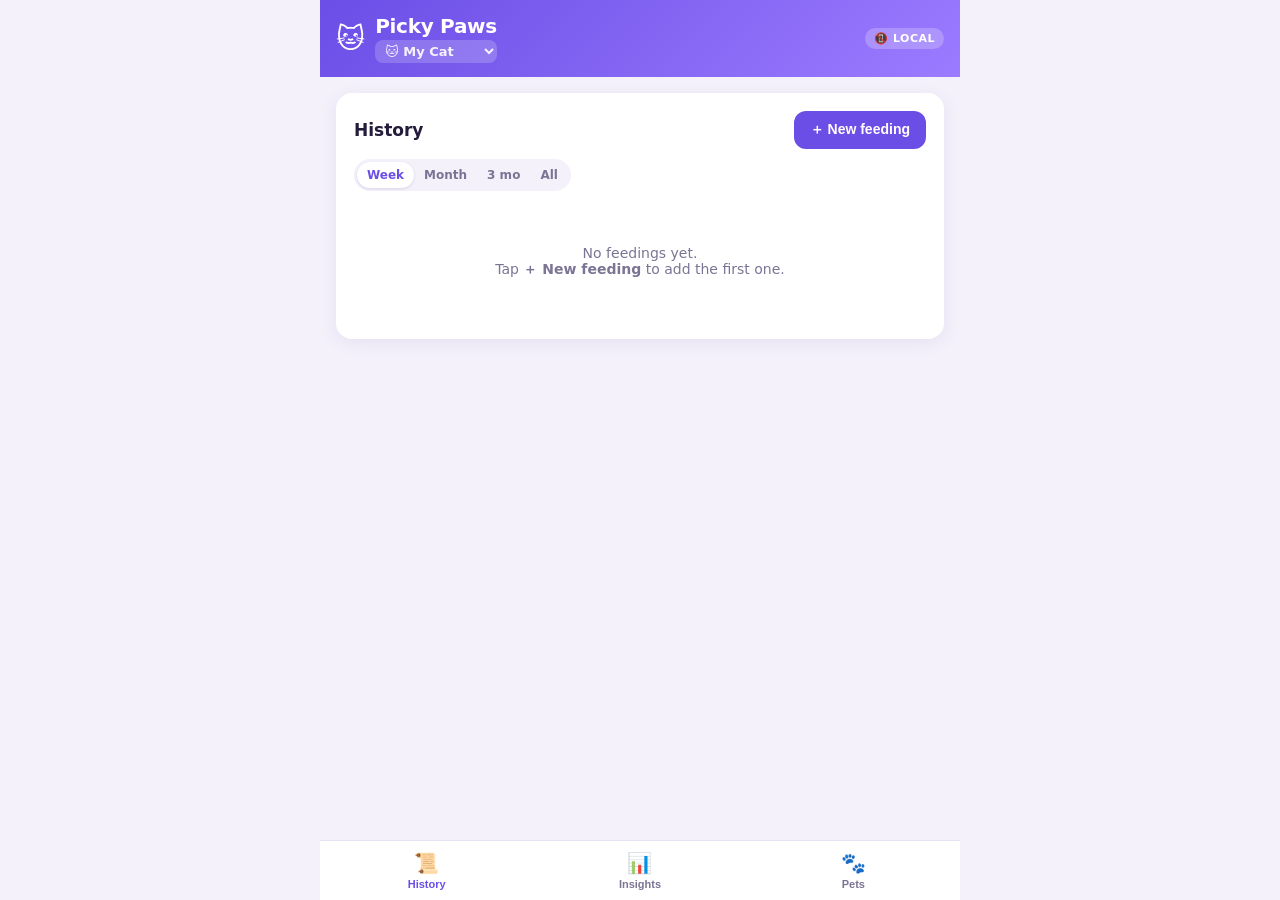
<file: index.html>
<!DOCTYPE html>
<html lang="en">
<head>
  <meta charset="UTF-8" />
  <meta name="viewport" content="width=device-width, initial-scale=1, viewport-fit=cover" />
  <meta name="theme-color" content="#6b4ee6" />
  <title>Picky Paws — Cat Food Tracker</title>
  <link rel="manifest" href="manifest.webmanifest" />
  <link rel="icon" href="data:image/svg+xml,%3Csvg xmlns='http://www.w3.org/2000/svg' viewBox='0 0 100 100'%3E%3Ctext y='.9em' font-size='90'%3E%F0%9F%90%B1%3C/text%3E%3C/svg%3E" />
  <link rel="stylesheet" href="css/styles.css" />
</head>
<body>
  <header class="app-header">
    <div class="brand">
      <span class="brand-emoji" id="brandAvatar">🐱</span>
      <div>
        <h1>Picky Paws</h1>
        <p class="tagline" id="petSwitcherWrap"></p>
      </div>
    </div>
    <span class="mode-badge" id="modeBadge" title="Where your data is stored"></span>
  </header>

  <main>
    <!-- HISTORY tab (default) -->
    <section class="tab" id="tab-history" data-tab="history">
      <div class="card">
        <div class="history-head">
          <h2>History</h2>
          <button type="button" id="newEntryBtn" class="primary-btn compact">＋ New feeding</button>
        </div>
        <div class="seg history-window" id="historyWindow" role="group" aria-label="Time window"></div>
        <div id="historyList" class="history-list"></div>
      </div>
    </section>

    <!-- INSIGHTS tab -->
    <section class="tab" id="tab-insights" data-tab="insights" hidden>
      <div class="card">
        <h2>💡 Suggested next</h2>
        <p class="muted">Foods she rates highly that she hasn't had in the last 2 days. Tap one to log it.</p>
        <div id="suggestions"></div>
      </div>
      <div class="card">
        <div class="board-head">
          <h2>🏆 Favorites</h2>
          <div class="seg" id="prefWindow" role="group" aria-label="Time window"></div>
        </div>
        <p class="muted">Ranked by her average rating. Foods tried only once or twice count a little less.</p>
        <div id="leaderboard"></div>
      </div>
      <div class="card">
        <div class="board-head">
          <h2>🔁 Most fed</h2>
          <div class="seg" id="freqWindow" role="group" aria-label="Time window"></div>
        </div>
        <div id="freqBoard"></div>
      </div>
      <div class="kpi-grid" id="kpiGrid"></div>
      <div class="card">
        <h2>Reaction breakdown</h2>
        <div id="breakdownChart"></div>
      </div>
      <div class="card">
        <h2>Acceptance over time</h2>
        <div id="trendChart"></div>
      </div>
    </section>

    <!-- PETS tab -->
    <section class="tab" id="tab-pets" data-tab="pets" hidden>
      <div class="card" id="accountCard" hidden>
        <h2>Account</h2>
        <div id="accountBox"></div>
      </div>
      <div class="card">
        <h2>Pets &amp; profiles</h2>
        <div id="petList" class="pet-list"></div>
        <button type="button" id="addPetBtn" class="primary-btn">+ Add a pet</button>
      </div>
      <div class="card">
        <h2>Data</h2>
        <p class="muted">Your log lives <span id="dataLocation"></span>.</p>
        <div class="btn-row">
          <button type="button" id="exportBtn" class="ghost-btn">Export JSON</button>
          <button type="button" id="importBtn" class="ghost-btn">Import JSON</button>
          <input type="file" id="importFile" accept="application/json" hidden />
        </div>
      </div>
      <div class="card">
        <h2>Help</h2>
        <p class="muted">New here (or house-sitting)? The guide covers signing in, logging a feeding, and scanning cans.</p>
        <a class="ghost-btn" href="help.html" style="display:inline-block;text-decoration:none">📖 How to use Picky Paws</a>
      </div>
    </section>
  </main>

  <nav class="tab-bar">
    <button class="tab-btn active" data-go="history"><span>📜</span>History</button>
    <button class="tab-btn" data-go="insights"><span>📊</span>Insights</button>
    <button class="tab-btn" data-go="pets"><span>🐾</span>Pets</button>
  </nav>

  <!-- Login gate (shown only in shared mode when signed out) -->
  <div class="auth-gate" id="authGate" hidden></div>

  <!-- New-feeding form lives in its own modal layer (below the utility modal,
       so Scan / Add-food can stack on top of it) -->
  <div class="modal-backdrop" id="entryBackdrop" hidden>
    <div class="modal card" id="entryBox"></div>
  </div>

  <!-- Generic utility modal host (scan, add food, edit, pets) -->
  <div class="modal-backdrop" id="modalBackdrop" hidden>
    <div class="modal card" id="modalBox"></div>
  </div>

  <script type="module" src="js/app.js"></script>
</body>
</html>
</file>
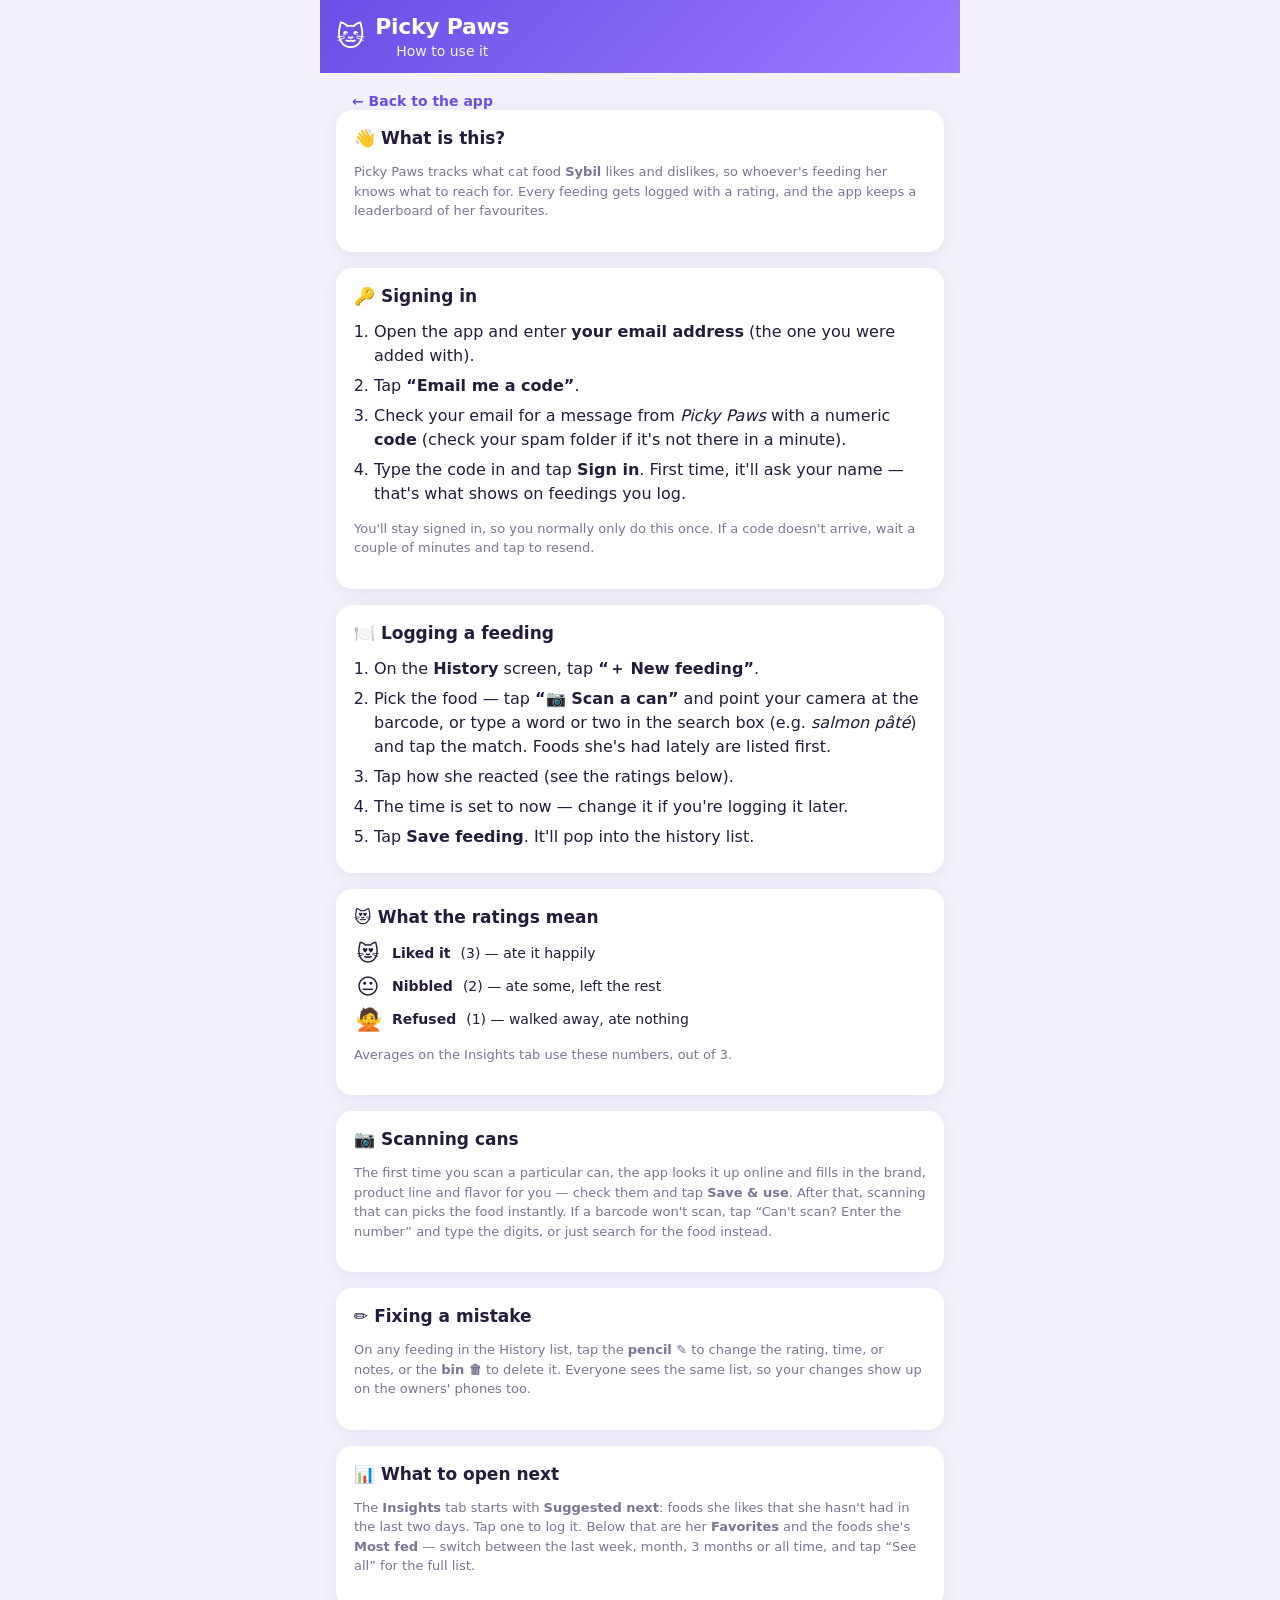
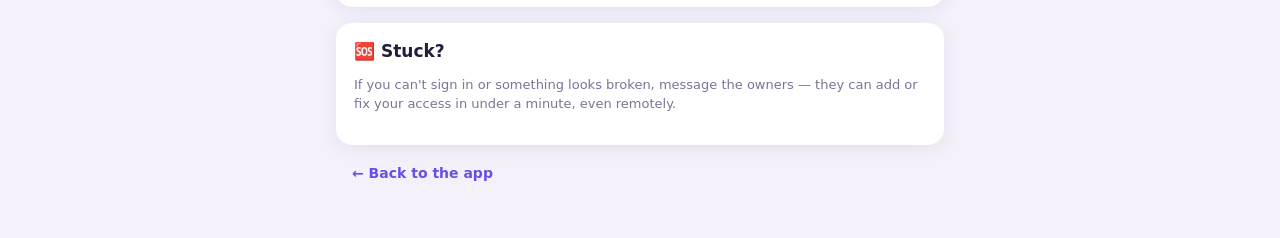
<file: help.html>
<!DOCTYPE html>
<html lang="en">
<head>
  <meta charset="UTF-8" />
  <meta name="viewport" content="width=device-width, initial-scale=1, viewport-fit=cover" />
  <meta name="theme-color" content="#6b4ee6" />
  <title>Picky Paws — How to use</title>
  <link rel="icon" href="data:image/svg+xml,%3Csvg xmlns='http://www.w3.org/2000/svg' viewBox='0 0 100 100'%3E%3Ctext y='.9em' font-size='90'%3E%F0%9F%90%B1%3C/text%3E%3C/svg%3E" />
  <link rel="stylesheet" href="css/styles.css" />
  <style>
    /* This page is a plain scrolling doc, not the app shell. */
    body { padding-bottom: 40px; }
    .help-header { text-align: center; }
    .help-header h1 { margin: 0; font-size: 22px; }
    .help-header p { margin: 4px 0 0; opacity: 0.92; font-size: 14px; }
    .help-card ol, .help-card ul { margin: 8px 0 0; padding-left: 20px; }
    .help-card li { margin: 6px 0; line-height: 1.5; }
    .help-card h2 { display: flex; align-items: center; gap: 8px; }
    .reaction-key { display: flex; flex-direction: column; gap: 8px; margin-top: 10px; }
    .reaction-key div { display: flex; align-items: center; gap: 10px; font-size: 14px; }
    .reaction-key .em { font-size: 22px; width: 28px; text-align: center; }
    .back-link {
      display: inline-block; margin: 4px 16px 0; color: var(--brand);
      font-weight: 600; text-decoration: none; font-size: 14px;
    }
  </style>
</head>
<body>
  <header class="app-header">
    <div class="brand">
      <span class="brand-emoji">🐱</span>
      <div class="help-header">
        <h1>Picky Paws</h1>
        <p>How to use it</p>
      </div>
    </div>
  </header>

  <main>
    <a class="back-link" href="index.html">← Back to the app</a>

    <div class="card help-card">
      <h2>👋 What is this?</h2>
      <p class="muted">Picky Paws tracks what cat food <strong>Sybil</strong> likes and dislikes, so
      whoever's feeding her knows what to reach for. Every feeding gets logged with a rating,
      and the app keeps a leaderboard of her favourites.</p>
    </div>

    <div class="card help-card">
      <h2>🔑 Signing in</h2>
      <ol>
        <li>Open the app and enter <strong>your email address</strong> (the one you were added with).</li>
        <li>Tap <strong>“Email me a code”</strong>.</li>
        <li>Check your email for a message from <em>Picky Paws</em> with a numeric <strong>code</strong>
          (check your spam folder if it's not there in a minute).</li>
        <li>Type the code in and tap <strong>Sign in</strong>. First time, it'll ask your name — that's
          what shows on feedings you log.</li>
      </ol>
      <p class="muted">You'll stay signed in, so you normally only do this once. If a code doesn't
      arrive, wait a couple of minutes and tap to resend.</p>
    </div>

    <div class="card help-card">
      <h2>🍽️ Logging a feeding</h2>
      <ol>
        <li>On the <strong>History</strong> screen, tap <strong>“＋ New feeding”</strong>.</li>
        <li>Pick the food — tap <strong>“📷 Scan a can”</strong> and point your camera at the barcode,
          or type a word or two in the search box (e.g. <em>salmon pâté</em>) and tap the match. Foods
          she's had lately are listed first.</li>
        <li>Tap how she reacted (see the ratings below).</li>
        <li>The time is set to now — change it if you're logging it later.</li>
        <li>Tap <strong>Save feeding</strong>. It'll pop into the history list.</li>
      </ol>
    </div>

    <div class="card help-card">
      <h2>😻 What the ratings mean</h2>
      <div class="reaction-key">
        <div><span class="em">😻</span> <strong>Liked it</strong> (3) — ate it happily</div>
        <div><span class="em">😐</span> <strong>Nibbled</strong> (2) — ate some, left the rest</div>
        <div><span class="em">🙅</span> <strong>Refused</strong> (1) — walked away, ate nothing</div>
      </div>
      <p class="muted">Averages on the Insights tab use these numbers, out of 3.</p>
    </div>

    <div class="card help-card">
      <h2>📷 Scanning cans</h2>
      <p class="muted">The first time you scan a particular can, the app looks it up online and fills in
      the brand, product line and flavor for you — check them and tap <strong>Save &amp; use</strong>.
      After that, scanning that can picks the food instantly. If a barcode won't scan, tap “Can't scan?
      Enter the number” and type the digits, or just search for the food instead.</p>
    </div>

    <div class="card help-card">
      <h2>✏️ Fixing a mistake</h2>
      <p class="muted">On any feeding in the History list, tap the <strong>pencil ✎</strong> to change the
      rating, time, or notes, or the <strong>bin 🗑</strong> to delete it. Everyone sees the same list, so
      your changes show up on the owners' phones too.</p>
    </div>

    <div class="card help-card">
      <h2>📊 What to open next</h2>
      <p class="muted">The <strong>Insights</strong> tab starts with <strong>Suggested next</strong>: foods
      she likes that she hasn't had in the last two days. Tap one to log it. Below that are her
      <strong>Favorites</strong> and the foods she's <strong>Most fed</strong> — switch between the last
      week, month, 3 months or all time, and tap “See all” for the full list.</p>
    </div>

    <div class="card help-card">
      <h2>🆘 Stuck?</h2>
      <p class="muted">If you can't sign in or something looks broken, message the owners — they can add or
      fix your access in under a minute, even remotely.</p>
    </div>

    <a class="back-link" href="index.html">← Back to the app</a>
  </main>
</body>
</html>
</file>
<file: css/styles.css>
:root {
  --bg: #f4f1fb;
  --card: #ffffff;
  --ink: #241c3a;
  --muted: #7b7494;
  --line: #e7e2f3;
  --brand: #6b4ee6;
  --brand-soft: #efeaff;
  --good: #2bb673;
  --bad: #e0556b;
  --warn: #e8a33d;
  --radius: 16px;
  --shadow: 0 4px 18px rgba(60, 40, 120, 0.08);
}

* { box-sizing: border-box; }

html, body {
  margin: 0;
  background: var(--bg);
  color: var(--ink);
  font-family: -apple-system, BlinkMacSystemFont, "Segoe UI", Roboto, system-ui, sans-serif;
  -webkit-font-smoothing: antialiased;
}

body {
  max-width: 640px;
  margin: 0 auto;
  padding-bottom: calc(72px + env(safe-area-inset-bottom));
  min-height: 100vh;
}

/* ── Header ── */
.app-header {
  position: sticky;
  top: 0;
  z-index: 10;
  display: flex;
  align-items: center;
  justify-content: space-between;
  gap: 12px;
  padding: 14px 16px calc(14px);
  padding-top: calc(14px + env(safe-area-inset-top));
  background: linear-gradient(135deg, var(--brand), #9b7bff);
  color: #fff;
}
.brand { display: flex; align-items: center; gap: 10px; }
.brand-emoji { font-size: 28px; }
.app-header h1 { margin: 0; font-size: 20px; font-weight: 700; letter-spacing: -0.3px; }
.tagline { margin: 2px 0 0; font-size: 13px; opacity: 0.92; }
.tagline select {
  background: rgba(255,255,255,0.2);
  color: #fff;
  border: none;
  border-radius: 8px;
  padding: 3px 6px;
  font-size: 13px;
  font-weight: 600;
}
.tagline select option { color: var(--ink); }
.mode-badge {
  font-size: 11px;
  font-weight: 700;
  text-transform: uppercase;
  letter-spacing: 0.5px;
  background: rgba(255,255,255,0.22);
  padding: 4px 9px;
  border-radius: 999px;
  white-space: nowrap;
}

/* ── Layout ── */
main { padding: 16px; }
.tab { animation: fade 0.18s ease; }
@keyframes fade { from { opacity: 0; transform: translateY(4px); } to { opacity: 1; } }
/* Swipe between tabs: new tab slides in from the side it came from */
.tab.slide-next { animation: slide-next 0.22s ease-out; }
.tab.slide-prev { animation: slide-prev 0.22s ease-out; }
@keyframes slide-next { from { opacity: 0.3; transform: translateX(40px); } to { opacity: 1; transform: none; } }
@keyframes slide-prev { from { opacity: 0.3; transform: translateX(-40px); } to { opacity: 1; transform: none; } }
main { overflow-x: clip; } /* hide the slide-in overhang without breaking the sticky header */

.card {
  background: var(--card);
  border-radius: var(--radius);
  box-shadow: var(--shadow);
  padding: 18px;
  margin-bottom: 16px;
}
.card h2 { margin: 0 0 14px; font-size: 17px; }
.muted { color: var(--muted); font-size: 13px; line-height: 1.5; }

/* ── Form ── */
.field { display: block; margin-bottom: 18px; border: none; padding: 0; }
.field > span, legend { display: block; font-size: 13px; font-weight: 600; margin-bottom: 7px; }
.field small, legend small { color: var(--muted); font-weight: 400; }

select, input, textarea {
  width: 100%;
  font: inherit;
  color: var(--ink);
  background: #fbfaff;
  border: 1.5px solid var(--line);
  border-radius: 12px;
  padding: 12px;
}
select:focus, input:focus, textarea:focus {
  outline: none;
  border-color: var(--brand);
  box-shadow: 0 0 0 3px var(--brand-soft);
}
textarea { resize: vertical; }

.food-row { display: flex; gap: 8px; }
.food-row select { flex: 1; }
.food-row input { flex: 1; }

.scan-btn {
  width: 100%;
  border: 1.5px dashed var(--brand);
  background: var(--brand-soft);
  color: var(--brand);
  font-weight: 700;
  font-size: 15px;
  padding: 12px;
  border-radius: 12px;
  cursor: pointer;
  margin-bottom: 8px;
}
.scan-btn:active { transform: scale(0.99); }

/* Camera viewport in the scan modal */
.scanner {
  position: relative;
  width: 100%;
  aspect-ratio: 4 / 3;
  background: #000;
  border-radius: 12px;
  overflow: hidden;
  margin-bottom: 10px;
}
.scanner video { width: 100%; height: 100%; object-fit: cover; }
.scan-reticle {
  position: absolute;
  inset: 22% 12%;
  border: 3px solid rgba(255, 255, 255, 0.9);
  border-radius: 12px;
  box-shadow: 0 0 0 100vmax rgba(0, 0, 0, 0.22);
  pointer-events: none;
}
details.manual { margin: 2px 0 10px; font-size: 14px; }
details.manual summary { cursor: pointer; color: var(--brand); font-weight: 600; }
code {
  background: var(--bg);
  padding: 2px 6px;
  border-radius: 6px;
  font-size: 13px;
  font-family: ui-monospace, SFMono-Regular, Menlo, monospace;
}

.reaction-grid {
  display: grid;
  grid-template-columns: repeat(auto-fit, minmax(86px, 1fr));
  gap: 8px;
}
.reaction-grid label {
  position: relative;
  display: flex;
  flex-direction: column;
  align-items: center;
  gap: 3px;
  padding: 10px 4px;
  border: 1.5px solid var(--line);
  border-radius: 12px;
  cursor: pointer;
  text-align: center;
  background: #fbfaff;
  transition: border-color .12s, background .12s;
}
.reaction-grid label .emoji { font-size: 24px; }
.reaction-grid label .name { font-size: 11px; font-weight: 600; }
.reaction-grid input { position: absolute; opacity: 0; pointer-events: none; }
.reaction-grid label:has(input:checked) {
  border-color: var(--brand);
  background: var(--brand-soft);
  box-shadow: 0 0 0 2px var(--brand-soft);
}

/* ── Buttons ── */
.primary-btn {
  width: 100%;
  border: none;
  background: var(--brand);
  color: #fff;
  font-weight: 700;
  font-size: 15px;
  padding: 14px;
  border-radius: 12px;
  cursor: pointer;
}
.primary-btn:active { transform: scale(0.99); }
.ghost-btn {
  border: 1.5px solid var(--line);
  background: #fff;
  color: var(--brand);
  font-weight: 600;
  padding: 10px 14px;
  border-radius: 12px;
  cursor: pointer;
  white-space: nowrap;
}
.btn-row { display: flex; gap: 8px; flex-wrap: wrap; }
.form-msg {
  margin: 12px 0 0;
  padding: 10px 12px;
  border-radius: 10px;
  font-size: 14px;
  font-weight: 600;
  background: #e7f8ef;
  color: var(--good);
}

/* ── History ── */
.history-list { display: flex; flex-direction: column; gap: 10px; }
.entry {
  display: flex;
  align-items: flex-start;
  gap: 12px;
  padding: 12px;
  border: 1.5px solid var(--line);
  border-radius: 12px;
}
.entry .react-emojis { font-size: 22px; white-space: nowrap; }
.entry .body { flex: 1; min-width: 0; }
.entry .food { font-weight: 600; font-size: 14px; }
.entry .when { font-size: 12px; color: var(--muted); margin-top: 2px; }
.entry .note { font-size: 13px; margin-top: 6px; color: #4a4360; }
.entry .row-actions { display: flex; gap: 6px; }
.icon-btn {
  border: none; background: none; cursor: pointer;
  font-size: 15px; padding: 4px; color: var(--muted); border-radius: 8px;
}
.icon-btn:hover { background: var(--bg); }
.empty { text-align: center; color: var(--muted); padding: 28px 8px; font-size: 14px; }

/* ── KPIs ── */
.kpi-grid {
  display: grid;
  grid-template-columns: repeat(2, 1fr);
  gap: 12px;
  margin-bottom: 16px;
}
.kpi {
  background: var(--card);
  border-radius: var(--radius);
  box-shadow: var(--shadow);
  padding: 16px;
}
.kpi .value { font-size: 26px; font-weight: 800; letter-spacing: -0.5px; }
.kpi .label { font-size: 12px; color: var(--muted); margin-top: 2px; }

/* ── Charts ── */
.bar-row { display: flex; align-items: center; gap: 10px; margin: 7px 0; font-size: 13px; }
.bar-row .bar-label { width: 96px; flex-shrink: 0; }
.bar-track { flex: 1; background: var(--bg); border-radius: 999px; height: 18px; overflow: hidden; }
.bar-fill { display: block; height: 100%; border-radius: 999px; background: var(--brand); }
.bar-row .bar-val { width: 34px; text-align: right; color: var(--muted); font-variant-numeric: tabular-nums; }

.spark { display: flex; align-items: flex-end; gap: 6px; height: 120px; padding-top: 8px; }
.spark .col { flex: 1; display: flex; flex-direction: column; align-items: center; gap: 4px; height: 100%; justify-content: flex-end; }
.spark .col .stalk { width: 100%; max-width: 34px; background: var(--brand); border-radius: 6px 6px 0 0; }
.spark .col .cap { font-size: 10px; color: var(--muted); }

/* ── Leaderboard ── */
.lb-row {
  display: grid;
  grid-template-columns: 1fr auto;
  gap: 8px 12px;
  align-items: center;
  padding: 10px 0;
  border-bottom: 1px solid var(--line);
  font-size: 14px;
}
.lb-row:last-child { border-bottom: none; }
.lb-row .lb-name { font-weight: 600; }
.lb-row .lb-sub { font-size: 12px; color: var(--muted); }
.lb-stat { text-align: right; font-variant-numeric: tabular-nums; font-weight: 700; font-size: 16px; }
.lb-stat .lb-unit { color: var(--muted); font-weight: 400; font-size: 12px; }

/* ── Pets ── */
.pet-list { display: flex; flex-direction: column; gap: 10px; margin-bottom: 14px; }
.pet {
  display: flex; align-items: center; gap: 12px;
  padding: 12px; border: 1.5px solid var(--line); border-radius: 12px;
}
.pet.active { border-color: var(--brand); background: var(--brand-soft); }
.pet .avatar { font-size: 26px; }
.pet .info { flex: 1; }
.pet .info .name { font-weight: 600; }
.pet .info .meta { font-size: 12px; color: var(--muted); }

/* ── Tab bar ── */
.tab-bar {
  position: fixed;
  bottom: 0;
  left: 0;
  right: 0;
  max-width: 640px;
  margin: 0 auto;
  display: flex;
  background: rgba(255,255,255,0.96);
  backdrop-filter: blur(8px);
  border-top: 1px solid var(--line);
  padding-bottom: env(safe-area-inset-bottom);
}
.tab-btn {
  flex: 1;
  border: none;
  background: none;
  padding: 10px 4px;
  font-size: 11px;
  font-weight: 600;
  color: var(--muted);
  cursor: pointer;
  display: flex;
  flex-direction: column;
  align-items: center;
  gap: 3px;
}
.tab-btn span { font-size: 20px; }
.tab-btn.active { color: var(--brand); }

/* ── Modal ── */
.modal-backdrop {
  position: fixed; inset: 0; z-index: 50;
  background: rgba(30,20,60,0.45);
  display: flex; align-items: center; justify-content: center;
  padding: 16px;
}
/* `display:flex` above would otherwise override the `hidden` attribute,
   leaving the empty modal + overlay permanently on screen. */
.modal-backdrop[hidden] { display: none; }
.modal { width: 100%; max-width: 440px; margin: 0; max-height: 88vh; overflow-y: auto; }
.modal h2 { margin-top: 0; }
.modal .btn-row { margin-top: 16px; }
.modal .field { margin-bottom: 14px; }

/* Entry modal sits just below the utility modal so Scan / Add-food stack on top */
#entryBackdrop { z-index: 45; }

.modal-head {
  display: flex;
  align-items: center;
  justify-content: space-between;
  margin-bottom: 4px;
}
.modal-head h2 { margin: 0; }
.close-x { font-size: 18px; color: var(--muted); }

/* ── History header (title + New button) ── */
.history-head {
  display: flex;
  align-items: center;
  justify-content: space-between;
  gap: 12px;
  margin-bottom: 14px;
}
.history-head h2 { margin: 0; }
.primary-btn.compact { width: auto; padding: 10px 16px; font-size: 14px; }

/* ── Freshly-saved entry: a flashy "pop" celebration ── */
@keyframes just-added {
  0% {
    transform: scale(0.85) translateY(-16px);
    opacity: 0;
    background: #fff;
    box-shadow: 0 0 0 0 rgba(107, 78, 230, 0);
  }
  14% {
    transform: scale(1.06) translateY(0);
    opacity: 1;
    background: var(--brand-soft);
    border-color: var(--brand);
    box-shadow: 0 0 0 6px rgba(107, 78, 230, 0.30), 0 12px 32px rgba(107, 78, 230, 0.45);
  }
  32% {
    transform: scale(0.99);
    background: #e7f8ef;            /* success-green flash */
    border-color: var(--good);
    box-shadow: 0 0 0 5px rgba(43, 182, 115, 0.28), 0 8px 22px rgba(43, 182, 115, 0.30);
  }
  50% {
    transform: scale(1);
    background: var(--brand-soft);
    border-color: var(--brand);
    box-shadow: 0 0 0 4px rgba(107, 78, 230, 0.18);
  }
  100% {
    background: #fff;
    border-color: var(--line);
    box-shadow: 0 0 0 0 rgba(107, 78, 230, 0);
  }
}
.entry.just-added {
  position: relative;
  z-index: 1;
  animation: just-added 2.4s cubic-bezier(.34, 1.56, .64, 1);
}
/* the reaction emoji gives a bouncy pop of its own */
@keyframes pop-emoji {
  0%   { transform: scale(0.4) rotate(-18deg); }
  45%  { transform: scale(1.45) rotate(10deg); }
  70%  { transform: scale(0.9) rotate(-4deg); }
  100% { transform: scale(1) rotate(0); }
}
.entry.just-added .react-emojis {
  display: inline-block;
  animation: pop-emoji 0.9s 0.1s cubic-bezier(.34, 1.56, .64, 1) both;
}

/* ── Toast ── */
#toast {
  position: fixed;
  left: 50%;
  bottom: calc(84px + env(safe-area-inset-bottom));
  transform: translateX(-50%) translateY(20px);
  z-index: 60;
  max-width: 88%;
  background: var(--ink);
  color: #fff;
  font-size: 14px;
  font-weight: 600;
  padding: 11px 16px;
  border-radius: 12px;
  box-shadow: 0 6px 20px rgba(0,0,0,0.25);
  opacity: 0;
  pointer-events: none;
  transition: opacity .2s, transform .2s;
}
#toast.show { opacity: 1; transform: translateX(-50%) translateY(0); }
#toast.error { background: var(--bad); }

/* ── Login gate ── */
.auth-gate {
  position: fixed; inset: 0; z-index: 100;
  background: linear-gradient(135deg, var(--brand), #9b7bff);
  display: flex; align-items: center; justify-content: center;
  padding: 20px;
}
.auth-gate[hidden] { display: none; }
.auth-card { width: 100%; max-width: 380px; margin: 0; }
.auth-brand { display: flex; align-items: center; gap: 10px; margin-bottom: 6px; }
.auth-brand h1 { margin: 0; font-size: 22px; }
.auth-brand .brand-emoji { font-size: 30px; }
.auth-card .primary-btn { margin-top: 4px; }
.auth-card .ghost-btn { width: 100%; margin-top: 8px; }
.auth-msg { color: var(--bad); font-size: 13px; min-height: 18px; margin: 10px 0 0; }
.auth-foot { text-align: center; margin: 14px 0 0; font-size: 13px; }
.auth-foot a { color: var(--brand); font-weight: 600; }

/* Attribution line on a history entry */
.entry .byline { font-size: 11px; color: var(--muted); margin-top: 5px; font-style: italic; }

/* ── Food picker (search-as-you-type) ── */
.picker [hidden] { display: none !important; }
.picker-input { width: 100%; }
.picker-list {
  margin-top: 8px;
  max-height: 290px;
  overflow-y: auto;
  -webkit-overflow-scrolling: touch;
  border: 1px solid var(--line);
  border-radius: 12px;
  background: var(--card);
}
.picker.compact .picker-list { max-height: 220px; }
.picker-group {
  position: sticky;
  top: 0;
  z-index: 1;
  padding: 7px 12px 5px;
  font-size: 11px;
  font-weight: 700;
  letter-spacing: 0.4px;
  text-transform: uppercase;
  color: var(--muted);
  background: var(--bg);
  border-bottom: 1px solid var(--line);
}
.picker-item {
  display: flex;
  align-items: center;
  justify-content: space-between;
  gap: 10px;
  width: 100%;
  min-height: 44px;
  padding: 9px 12px;
  border: none;
  border-bottom: 1px solid var(--line);
  background: none;
  font: inherit;
  font-size: 15px;
  color: var(--ink);
  text-align: left;
  cursor: pointer;
}
.picker-item:last-of-type { border-bottom: none; }
.picker-item:active, .picker-item:hover { background: var(--brand-soft); }
.picker-item .pi-name { min-width: 0; }
.picker-item .pi-name small { display: block; font-size: 12px; color: var(--muted); margin-top: 1px; }
.picker-item .pi-meta { flex-shrink: 0; font-size: 12px; color: var(--muted); white-space: nowrap; }
.picker-empty { padding: 14px 12px; font-size: 14px; color: var(--muted); }
.picker-add {
  display: block;
  width: 100%;
  padding: 12px;
  border: none;
  border-top: 1px solid var(--line);
  background: none;
  font: inherit;
  font-size: 14px;
  font-weight: 600;
  color: var(--brand);
  text-align: left;
  cursor: pointer;
}
.picker-chosen {
  display: flex;
  align-items: center;
  justify-content: space-between;
  gap: 10px;
  padding: 10px 12px;
  border: 1.5px solid var(--brand);
  border-radius: 12px;
  background: var(--brand-soft);
}
.picker-chosen .pc-name { font-weight: 700; font-size: 15px; }
.picker-chosen .pc-sub { font-size: 12px; color: var(--muted); margin-top: 1px; }
.link-btn {
  flex-shrink: 0;
  border: none;
  background: none;
  padding: 6px 2px;
  font: inherit;
  font-size: 14px;
  font-weight: 600;
  color: var(--brand);
  cursor: pointer;
}

/* ── New-can lookup ── */
.lookup-status {
  margin: 4px 0 14px;
  padding: 10px 12px;
  border-radius: 12px;
  background: var(--bg);
  font-size: 13px;
  line-height: 1.45;
}
.lookup-status.found { background: #e8f7ef; }
.lookup-status em { font-style: normal; color: var(--muted); }
.food-fields .field { margin-bottom: 12px; }
.food-preview { margin: -2px 0 12px; }

/* ── Insights: boards ── */
.board-head { display: flex; align-items: center; justify-content: space-between; gap: 10px; flex-wrap: wrap; margin-bottom: 6px; }
.board-head h2 { margin: 0; }
.seg { display: inline-flex; background: var(--bg); border-radius: 999px; padding: 3px; }
.seg button {
  border: none; background: none; font: inherit; font-size: 12px; font-weight: 600;
  color: var(--muted); padding: 6px 10px; border-radius: 999px; cursor: pointer; white-space: nowrap;
}
.seg button.on { background: var(--card); color: var(--brand); box-shadow: 0 1px 3px rgba(60, 40, 120, 0.15); }
.lb-row { grid-template-columns: 22px 1fr auto; }
.lb-rank { font-size: 13px; font-weight: 700; color: var(--muted); text-align: center; font-variant-numeric: tabular-nums; }
.lb-row .lb-sub + .lb-sub { margin-top: 2px; }
.see-all { width: 100%; margin-top: 10px; }
.suggest-row {
  width: 100%; border: none; border-bottom: 1px solid var(--line); background: none;
  font: inherit; color: inherit; text-align: left; cursor: pointer;
}
.suggest-row:last-child { border-bottom: none; }
.suggest-row:active { background: var(--brand-soft); }
.suggest-go { font-size: 13px; font-weight: 600; color: var(--brand); white-space: nowrap; }

/* ── History window ── */
.history-window { margin: -4px 0 12px; }
#fullHistoryList { margin-top: 8px; }

/* ── History: day groups + missed feedings ── */
.day { display: flex; flex-direction: column; gap: 8px; }
.day-head {
  display: flex; justify-content: space-between; align-items: baseline;
  font-size: 13px; font-weight: 700; color: var(--ink);
  padding: 2px 2px 0;
}
.day-count { font-size: 12px; font-weight: 500; color: var(--muted); }
.missed {
  display: flex; justify-content: space-between; align-items: center; gap: 10px;
  width: 100%; padding: 9px 12px;
  border: 1.5px dashed #e8c48d; border-radius: 12px; background: #fff8ec;
  font: inherit; font-size: 13px; color: #8a5a14; text-align: left; cursor: pointer;
}
.missed:active { background: #ffefd4; }
.missed-go { font-weight: 700; white-space: nowrap; }
.day-gap {
  padding: 10px 12px; border-radius: 12px; background: var(--bg);
  font-size: 13px; color: var(--muted); text-align: center;
}

/* ── Pet photos ── */
.pet-photo { border-radius: 50%; object-fit: cover; display: block; }
#petSwitcherWrap { display: flex; align-items: center; gap: 7px; }
.header-photo { width: 56px; height: 56px; border: 2.5px solid rgba(255,255,255,0.85); box-shadow: 0 2px 8px rgba(30,20,60,0.25); }
#brandAvatar { flex-shrink: 0; line-height: 1; }
.avatar-photo { width: 40px; height: 40px; flex-shrink: 0; }
.photo-row { display: flex; align-items: center; gap: 14px; }
.photo-preview .pet-photo, .photo-empty {
  width: 72px; height: 72px; border-radius: 50%;
}
.photo-empty {
  display: flex; align-items: center; justify-content: center;
  font-size: 34px; background: var(--bg); border: 1.5px dashed var(--line);
}
.photo-btns { display: flex; flex-direction: column; align-items: flex-start; gap: 4px; }
.photo-pick { display: inline-block; cursor: pointer; }

/* ── Pop-up close ✕ (auto-added) ── */
.modal { position: relative; }
.modal-x { position: absolute; top: 12px; right: 12px; font-size: 18px; z-index: 2; }
.modal > h2:first-of-type { padding-right: 36px; }

/* ── Tappable board rows + food detail pop-up ── */
.lb-row.tappable { cursor: pointer; }
.lb-row.tappable:active { background: var(--brand-soft); }
.detail-stats {
  display: grid; grid-template-columns: repeat(4, 1fr); gap: 6px;
  margin: 12px 0 14px; text-align: center;
}
.detail-stats div { background: var(--bg); border-radius: 12px; padding: 9px 4px; }
.detail-stats strong { display: block; font-size: 16px; font-variant-numeric: tabular-nums; }
.detail-stats span { font-size: 11px; color: var(--muted); }
.detail-sub { margin: 0 0 6px; font-size: 14px; }
.detail-list { border: 1px solid var(--line); border-radius: 12px; }
.detail-row { display: flex; gap: 10px; padding: 9px 12px; border-bottom: 1px solid var(--line); }
.detail-row:last-child { border-bottom: none; }
.dr-emoji { font-size: 20px; }
.dr-when { font-size: 14px; font-weight: 600; }
.dr-sub { font-size: 12px; color: var(--muted); }
.dr-note { font-size: 13px; margin-top: 3px; color: #4a4360; }
</file>
